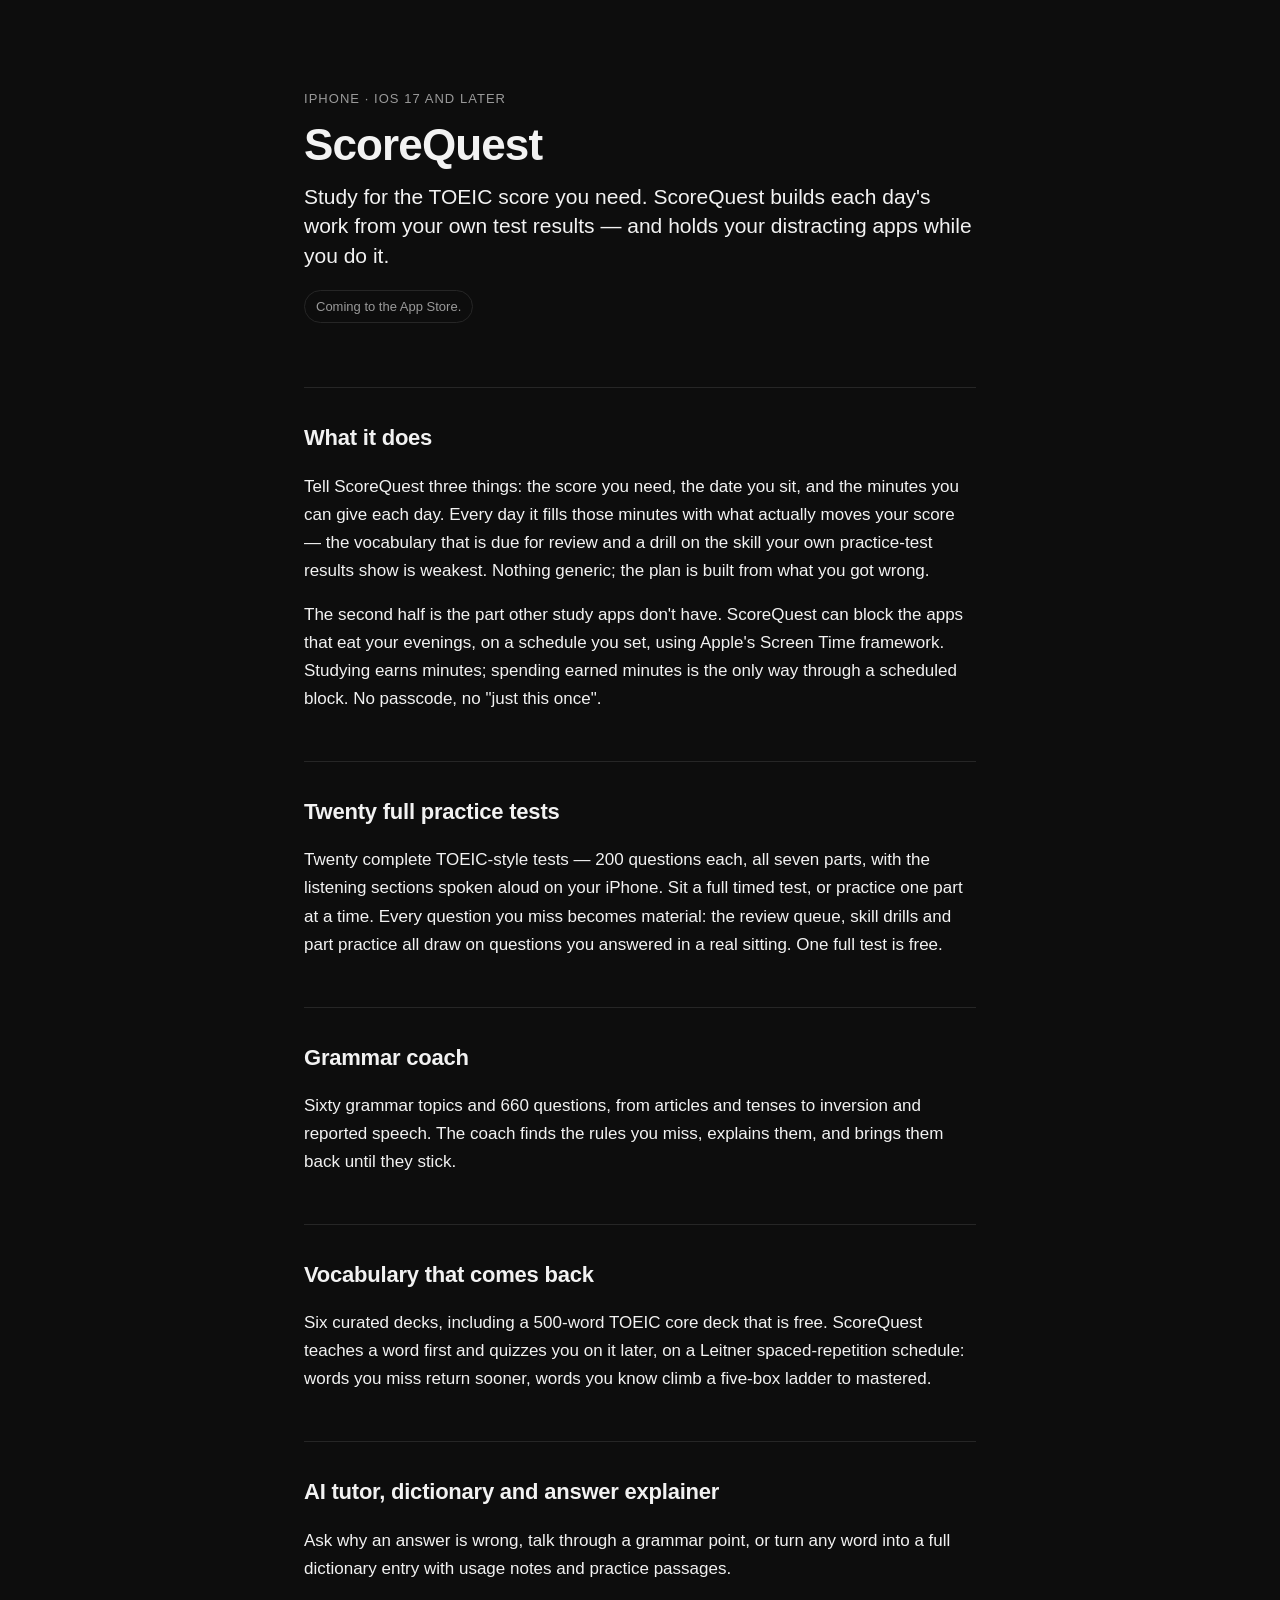
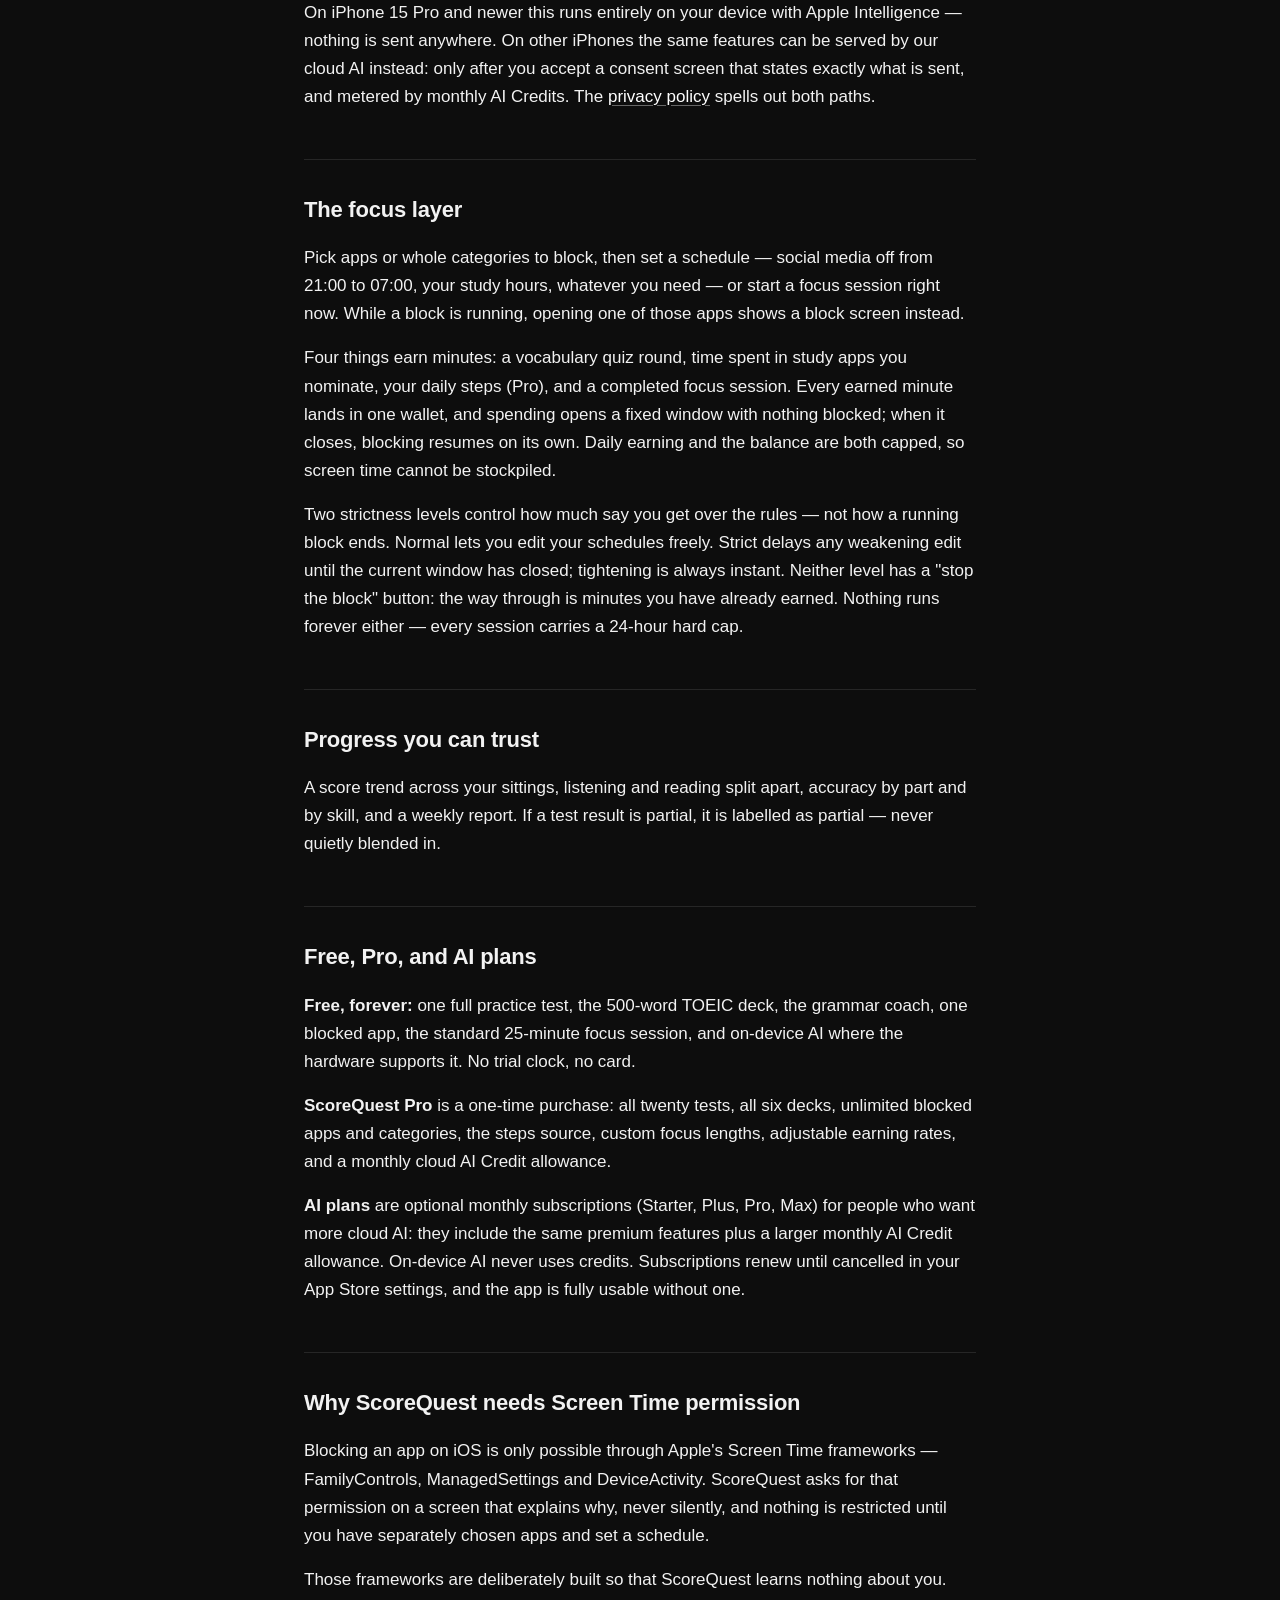
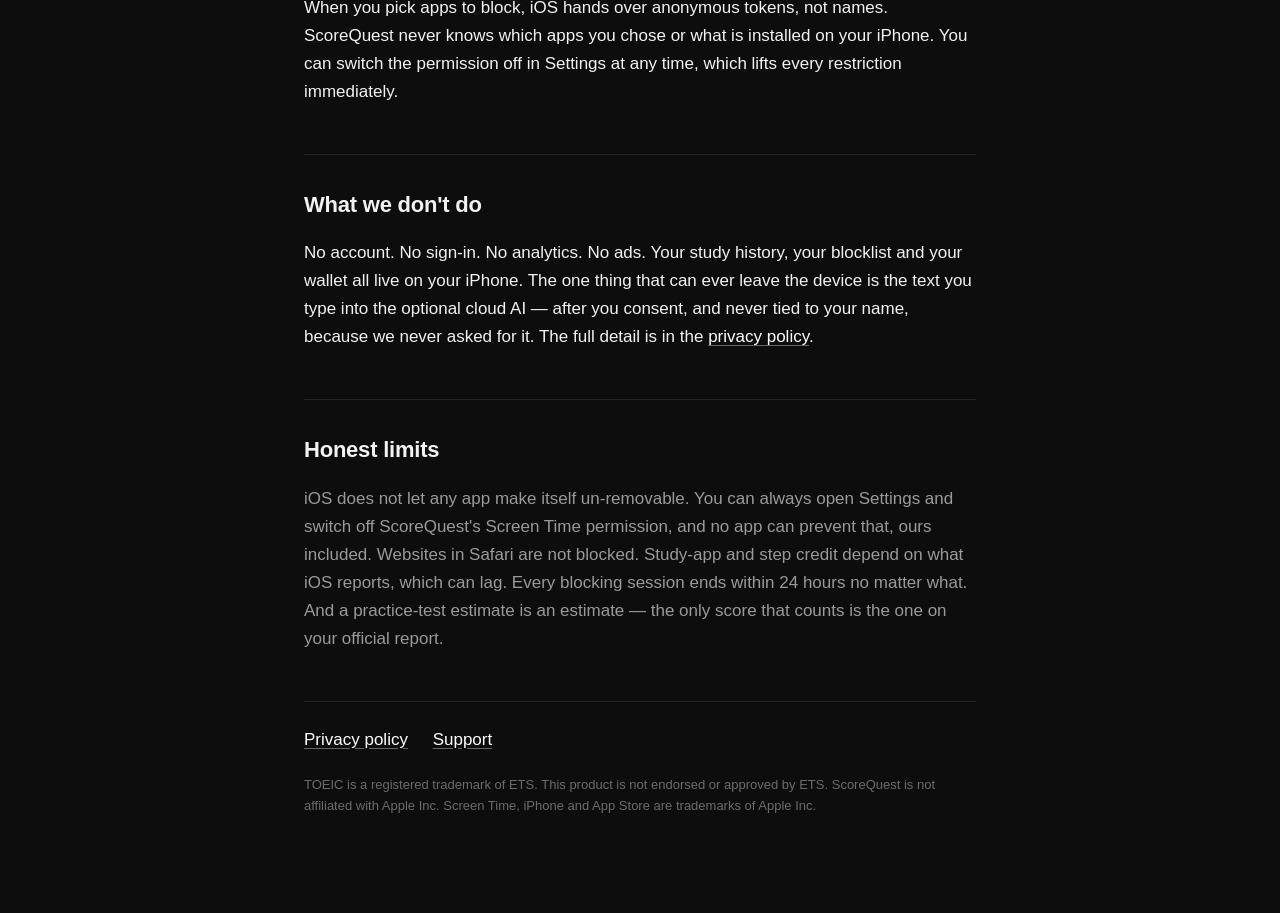
<file: index.html>
<!DOCTYPE html>
<html lang="en">
<head>
<meta charset="utf-8">
<meta name="viewport" content="width=device-width, initial-scale=1">
<title>ScoreQuest — TOEIC Study, Focus &amp; AI Tutor for iPhone</title>
<meta name="description" content="Set a target TOEIC score and an exam date. ScoreQuest plans each day from your own practice-test results — twenty full tests, a grammar coach, an AI tutor — and uses Screen Time to protect the hours you promised yourself.">
<link rel="stylesheet" href="style.css">
</head>
<body>

<main>

  <header>
    <p class="eyebrow">iPhone · iOS 17 and later</p>
    <h1>ScoreQuest</h1>
    <p class="tagline">Study for the TOEIC score you need. ScoreQuest builds each day's work from your own test results — and holds your distracting apps while you do it.</p>
    <p class="status">Coming to the App Store.</p>
  </header>

  <section>
    <h2>What it does</h2>
    <p>
      Tell ScoreQuest three things: the score you need, the date you sit, and the minutes
      you can give each day. Every day it fills those minutes with what actually moves
      your score — the vocabulary that is due for review and a drill on the skill your
      own practice-test results show is weakest. Nothing generic; the plan is built from
      what you got wrong.
    </p>
    <p>
      The second half is the part other study apps don't have. ScoreQuest can block the
      apps that eat your evenings, on a schedule you set, using Apple's Screen Time
      framework. Studying earns minutes; spending earned minutes is the only way through
      a scheduled block. No passcode, no "just this once".
    </p>
  </section>

  <section>
    <h2>Twenty full practice tests</h2>
    <p>
      Twenty complete TOEIC-style tests — 200 questions each, all seven parts, with the
      listening sections spoken aloud on your iPhone. Sit a full timed test, or practice
      one part at a time. Every question you miss becomes material: the review queue,
      skill drills and part practice all draw on questions you answered in a real
      sitting. One full test is free.
    </p>
  </section>

  <section>
    <h2>Grammar coach</h2>
    <p>
      Sixty grammar topics and 660 questions, from articles and tenses to inversion and
      reported speech. The coach finds the rules you miss, explains them, and brings them
      back until they stick.
    </p>
  </section>

  <section>
    <h2>Vocabulary that comes back</h2>
    <p>
      Six curated decks, including a 500-word TOEIC core deck that is free. ScoreQuest
      teaches a word first and quizzes you on it later, on a Leitner spaced-repetition
      schedule: words you miss return sooner, words you know climb a five-box ladder to
      mastered.
    </p>
  </section>

  <section>
    <h2>AI tutor, dictionary and answer explainer</h2>
    <p>
      Ask why an answer is wrong, talk through a grammar point, or turn any word into a
      full dictionary entry with usage notes and practice passages.
    </p>
    <p>
      On iPhone 15 Pro and newer this runs entirely on your device with Apple
      Intelligence — nothing is sent anywhere. On other iPhones the same features can be
      served by our cloud AI instead: only after you accept a consent screen that states
      exactly what is sent, and metered by monthly AI Credits. The
      <a href="privacy.html">privacy policy</a> spells out both paths.
    </p>
  </section>

  <section>
    <h2>The focus layer</h2>
    <p>
      Pick apps or whole categories to block, then set a schedule — social media off
      from 21:00 to 07:00, your study hours, whatever you need — or start a focus
      session right now. While a block is running, opening one of those apps shows a
      block screen instead.
    </p>
    <p>
      Four things earn minutes: a vocabulary quiz round, time spent in study apps you
      nominate, your daily steps (Pro), and a completed focus session. Every earned
      minute lands in one wallet, and spending opens a fixed window with nothing
      blocked; when it closes, blocking resumes on its own. Daily earning and the
      balance are both capped, so screen time cannot be stockpiled.
    </p>
    <p>
      Two strictness levels control how much say you get over the rules — not how a
      running block ends. Normal lets you edit your schedules freely. Strict delays any
      weakening edit until the current window has closed; tightening is always instant.
      Neither level has a "stop the block" button: the way through is minutes you have
      already earned. Nothing runs forever either — every session carries a 24-hour
      hard cap.
    </p>
  </section>

  <section>
    <h2>Progress you can trust</h2>
    <p>
      A score trend across your sittings, listening and reading split apart, accuracy by
      part and by skill, and a weekly report. If a test result is partial, it is
      labelled as partial — never quietly blended in.
    </p>
  </section>

  <section>
    <h2>Free, Pro, and AI plans</h2>
    <p>
      <strong>Free, forever:</strong> one full practice test, the 500-word TOEIC deck,
      the grammar coach, one blocked app, the standard 25-minute focus session, and
      on-device AI where the hardware supports it. No trial clock, no card.
    </p>
    <p>
      <strong>ScoreQuest Pro</strong> is a one-time purchase: all twenty tests, all six
      decks, unlimited blocked apps and categories, the steps source, custom focus
      lengths, adjustable earning rates, and a monthly cloud AI Credit allowance.
    </p>
    <p>
      <strong>AI plans</strong> are optional monthly subscriptions (Starter, Plus, Pro,
      Max) for people who want more cloud AI: they include the same premium features
      plus a larger monthly AI Credit allowance. On-device AI never uses credits.
      Subscriptions renew until cancelled in your App Store settings, and the app is
      fully usable without one.
    </p>
  </section>

  <section>
    <h2>Why ScoreQuest needs Screen Time permission</h2>
    <p>
      Blocking an app on iOS is only possible through Apple's Screen Time frameworks —
      FamilyControls, ManagedSettings and DeviceActivity. ScoreQuest asks for that
      permission on a screen that explains why, never silently, and nothing is
      restricted until you have separately chosen apps and set a schedule.
    </p>
    <p>
      Those frameworks are deliberately built so that ScoreQuest learns nothing about
      you. When you pick apps to block, iOS hands over anonymous tokens, not names.
      ScoreQuest never knows which apps you chose or what is installed on your iPhone.
      You can switch the permission off in Settings at any time, which lifts every
      restriction immediately.
    </p>
  </section>

  <section>
    <h2>What we don't do</h2>
    <p>
      No account. No sign-in. No analytics. No ads. Your study history, your blocklist
      and your wallet all live on your iPhone. The one thing that can ever leave the
      device is the text you type into the optional cloud AI — after you consent, and
      never tied to your name, because we never asked for it. The full detail is in the
      <a href="privacy.html">privacy policy</a>.
    </p>
  </section>

  <section class="limits">
    <h2>Honest limits</h2>
    <p>
      iOS does not let any app make itself un-removable. You can always open Settings
      and switch off ScoreQuest's Screen Time permission, and no app can prevent that,
      ours included. Websites in Safari are not blocked. Study-app and step credit
      depend on what iOS reports, which can lag. Every blocking session ends within 24
      hours no matter what. And a practice-test estimate is an estimate — the only
      score that counts is the one on your official report.
    </p>
  </section>

  <footer>
    <nav>
      <a href="privacy.html">Privacy policy</a>
      <a href="support.html">Support</a>
    </nav>
    <p class="fine">TOEIC is a registered trademark of ETS. This product is not endorsed or approved by ETS. ScoreQuest is not affiliated with Apple Inc. Screen Time, iPhone and App Store are trademarks of Apple Inc.</p>
  </footer>

</main>

</body>
</html>
</file>
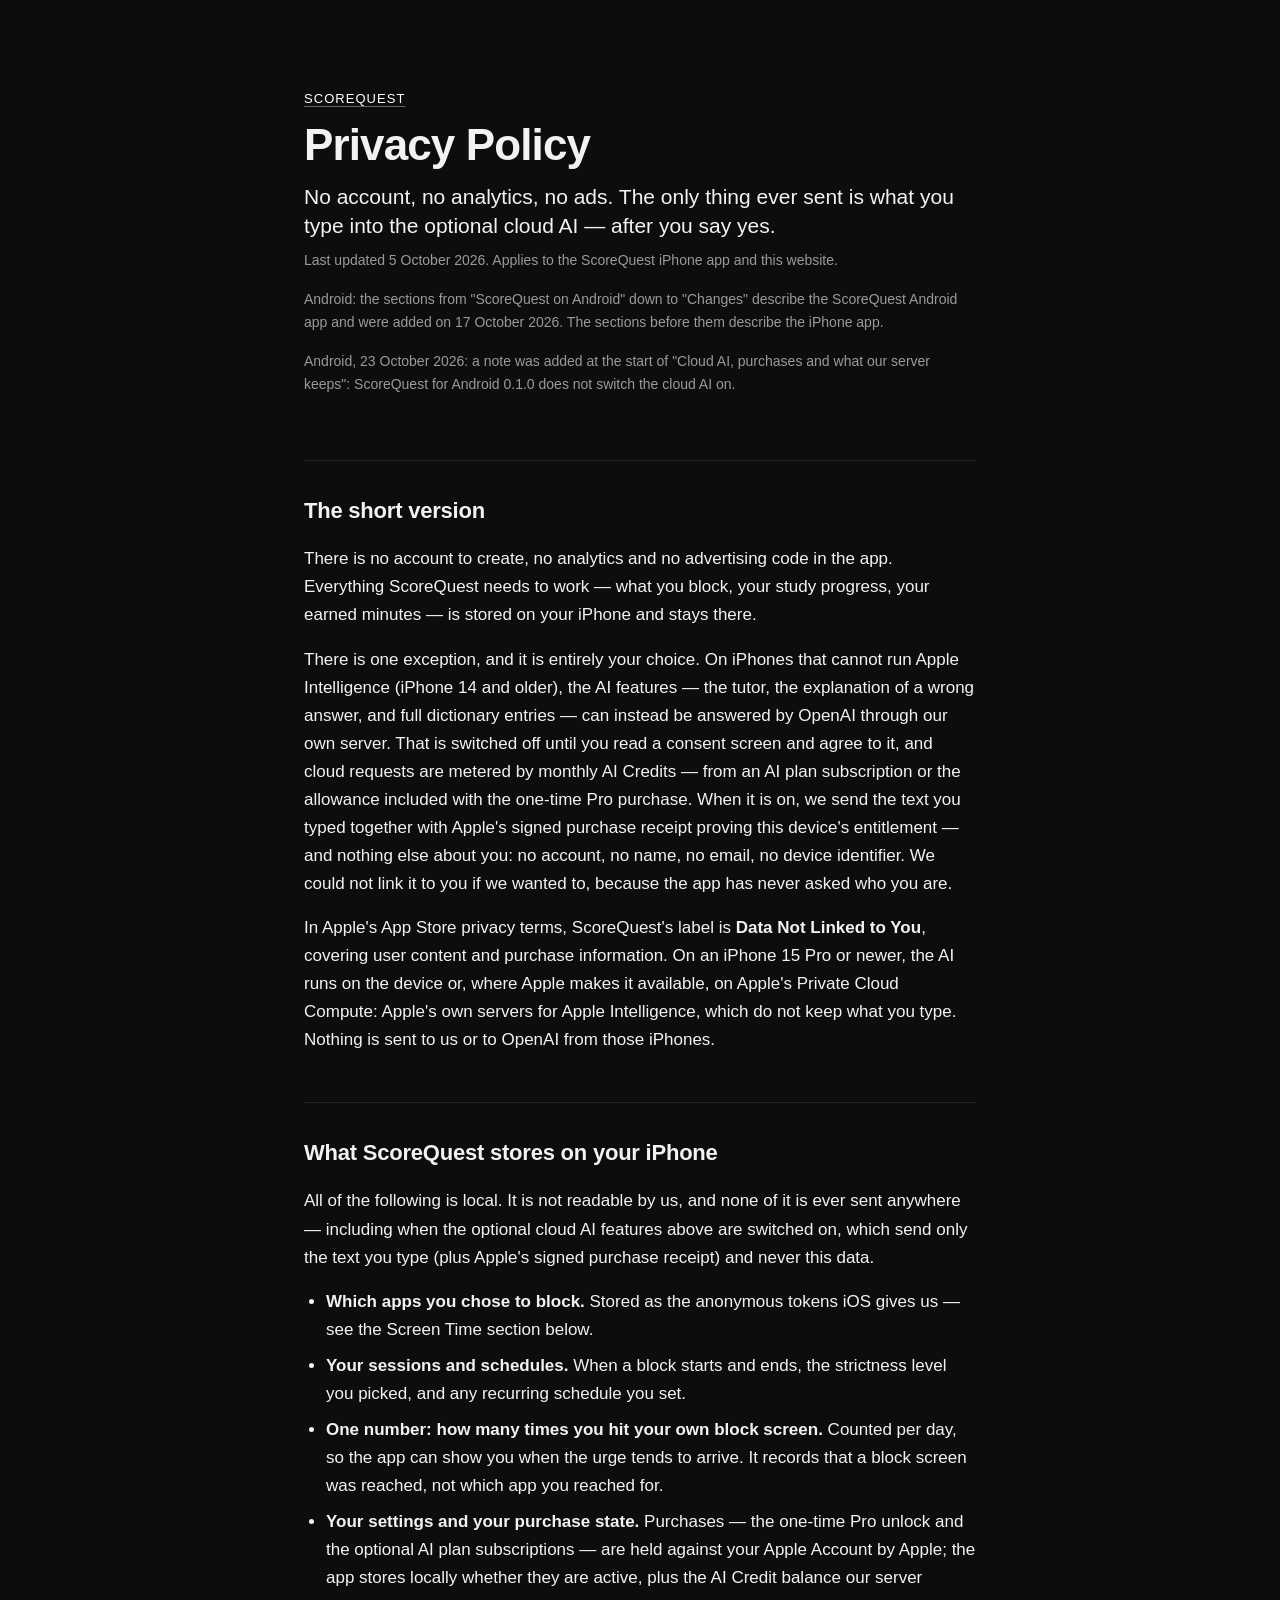
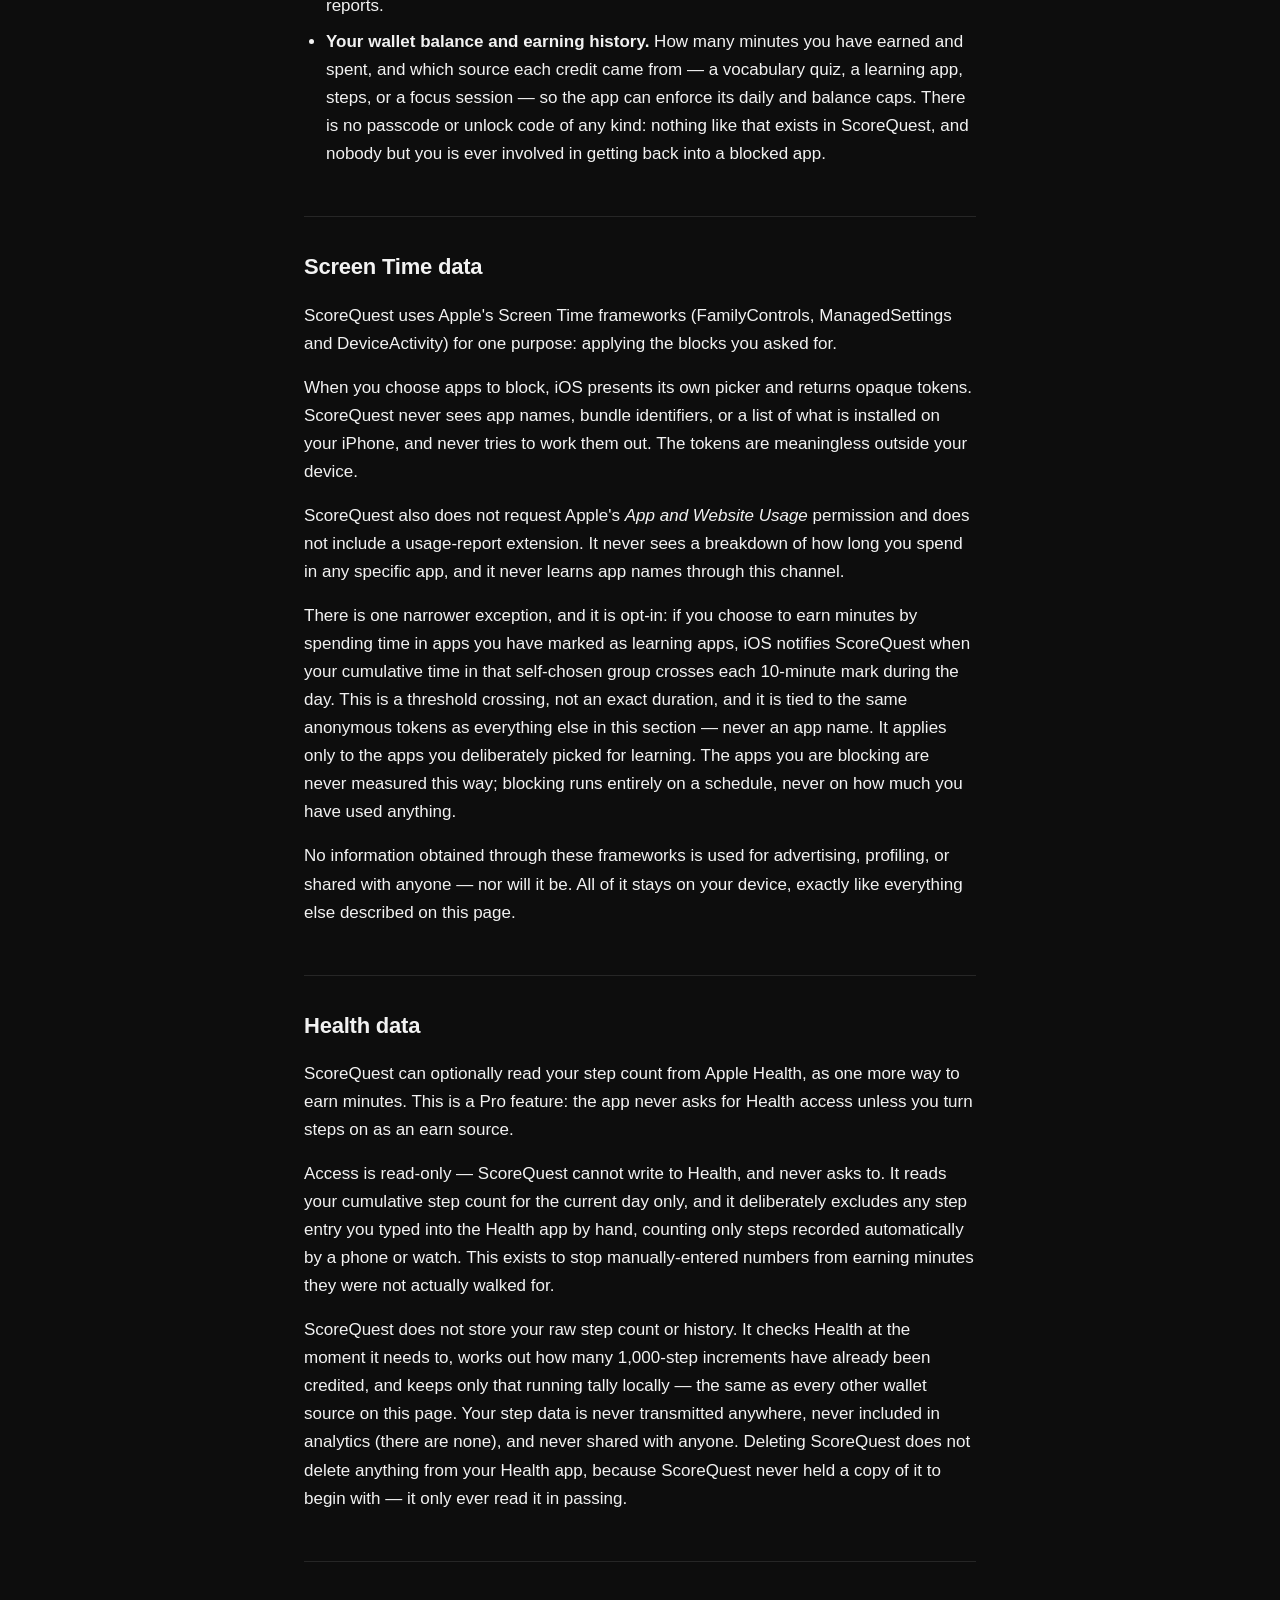
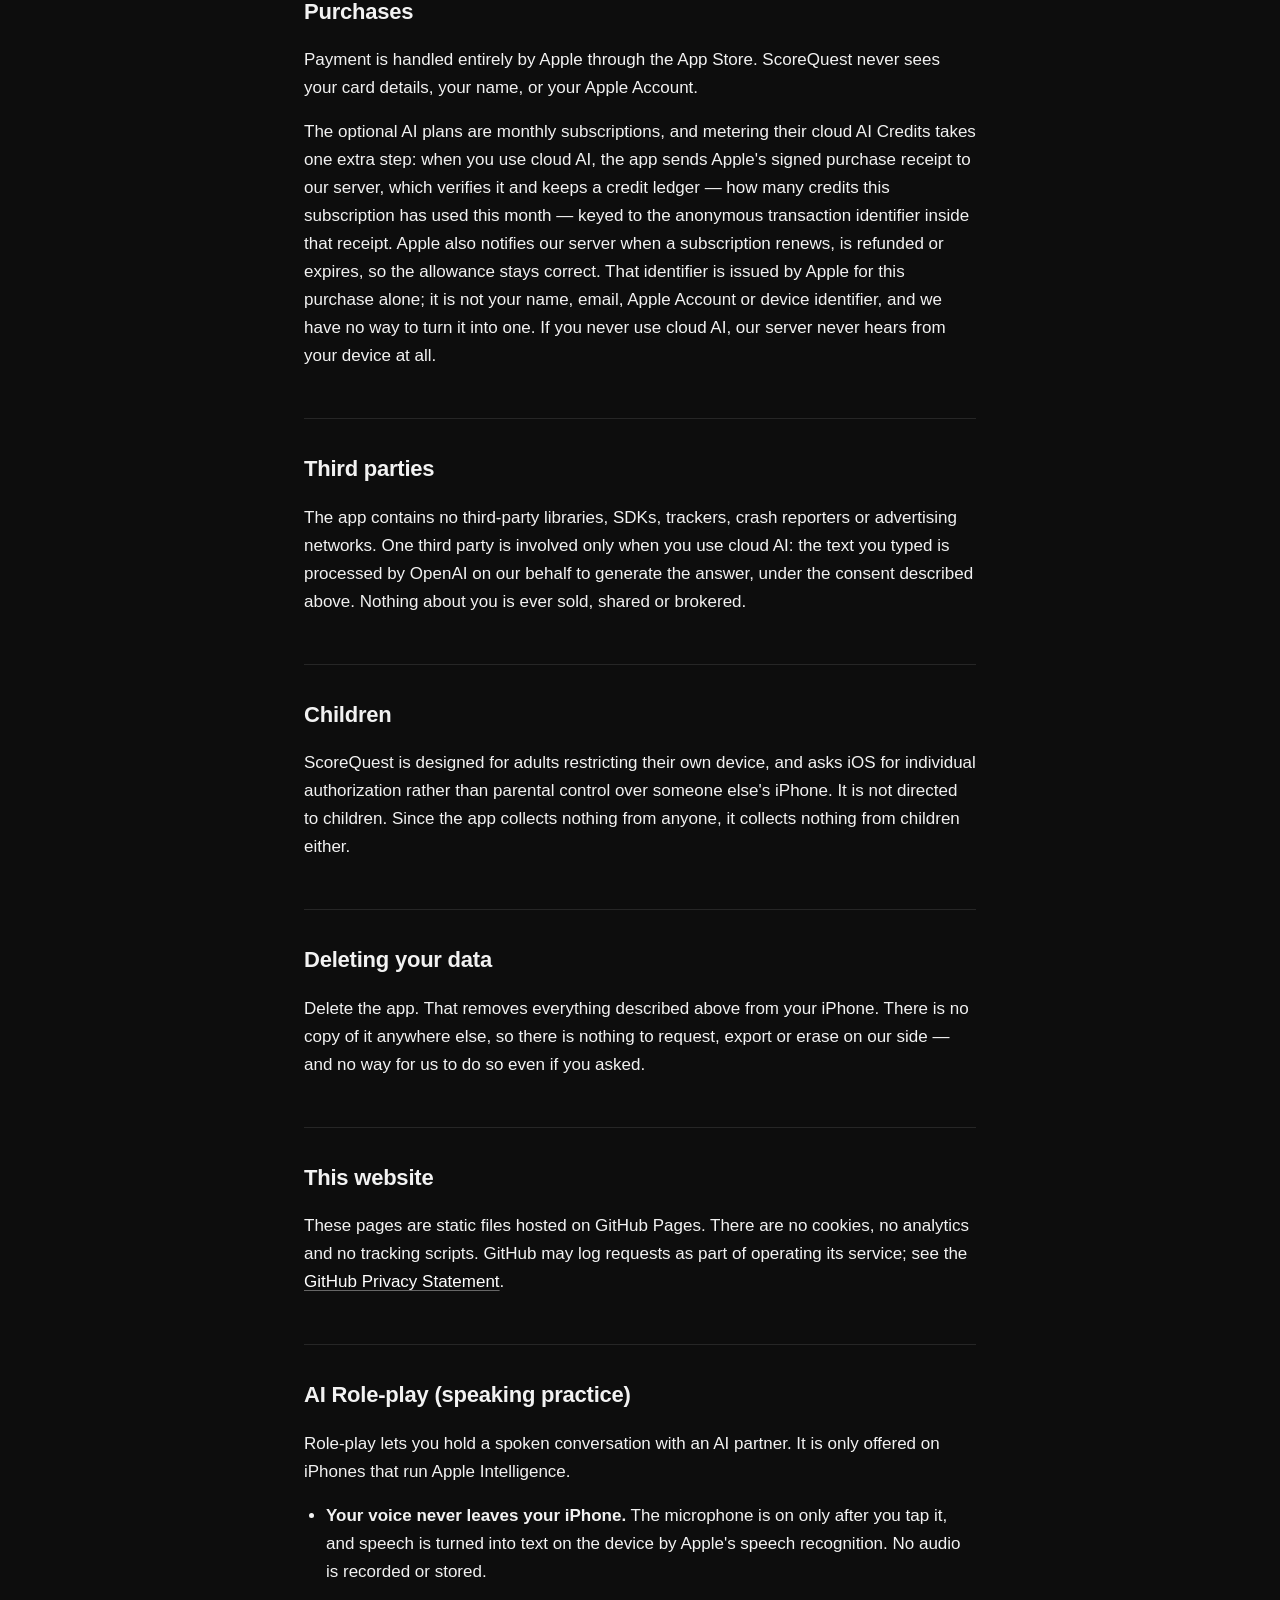
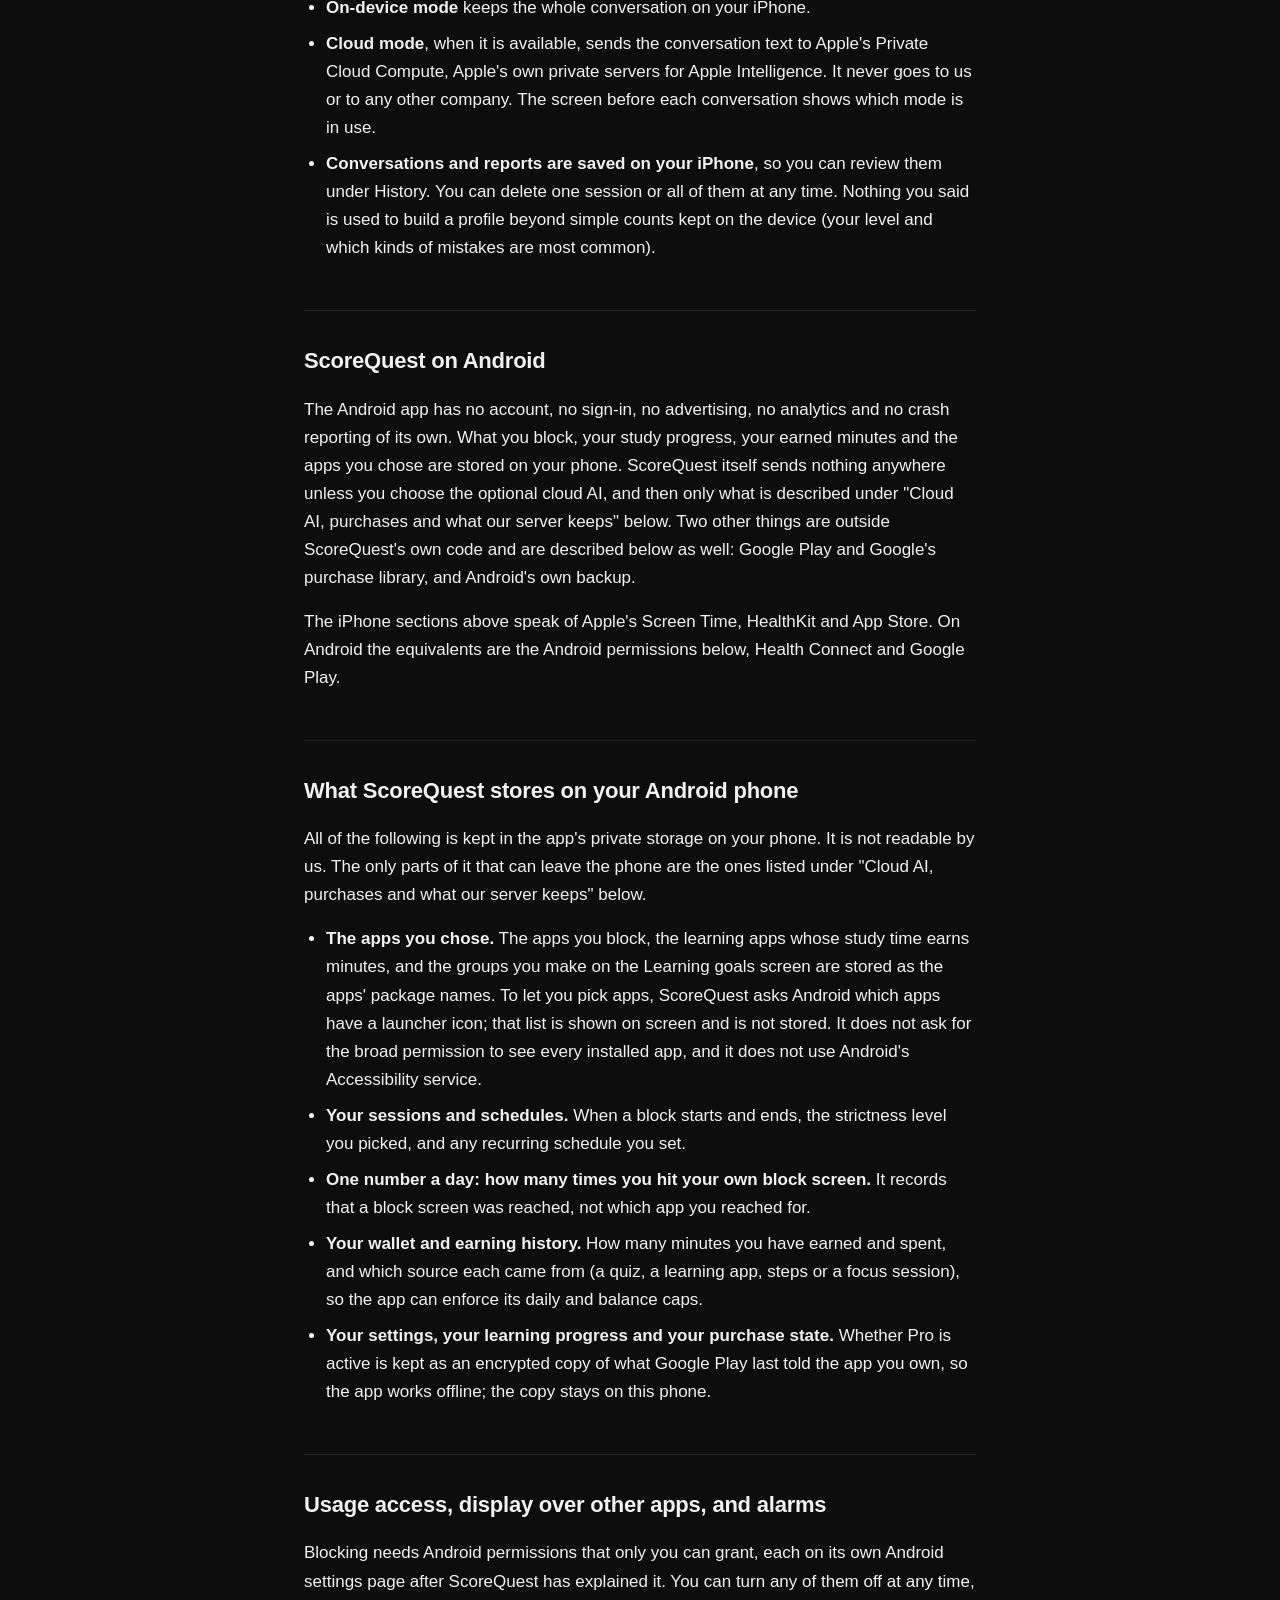
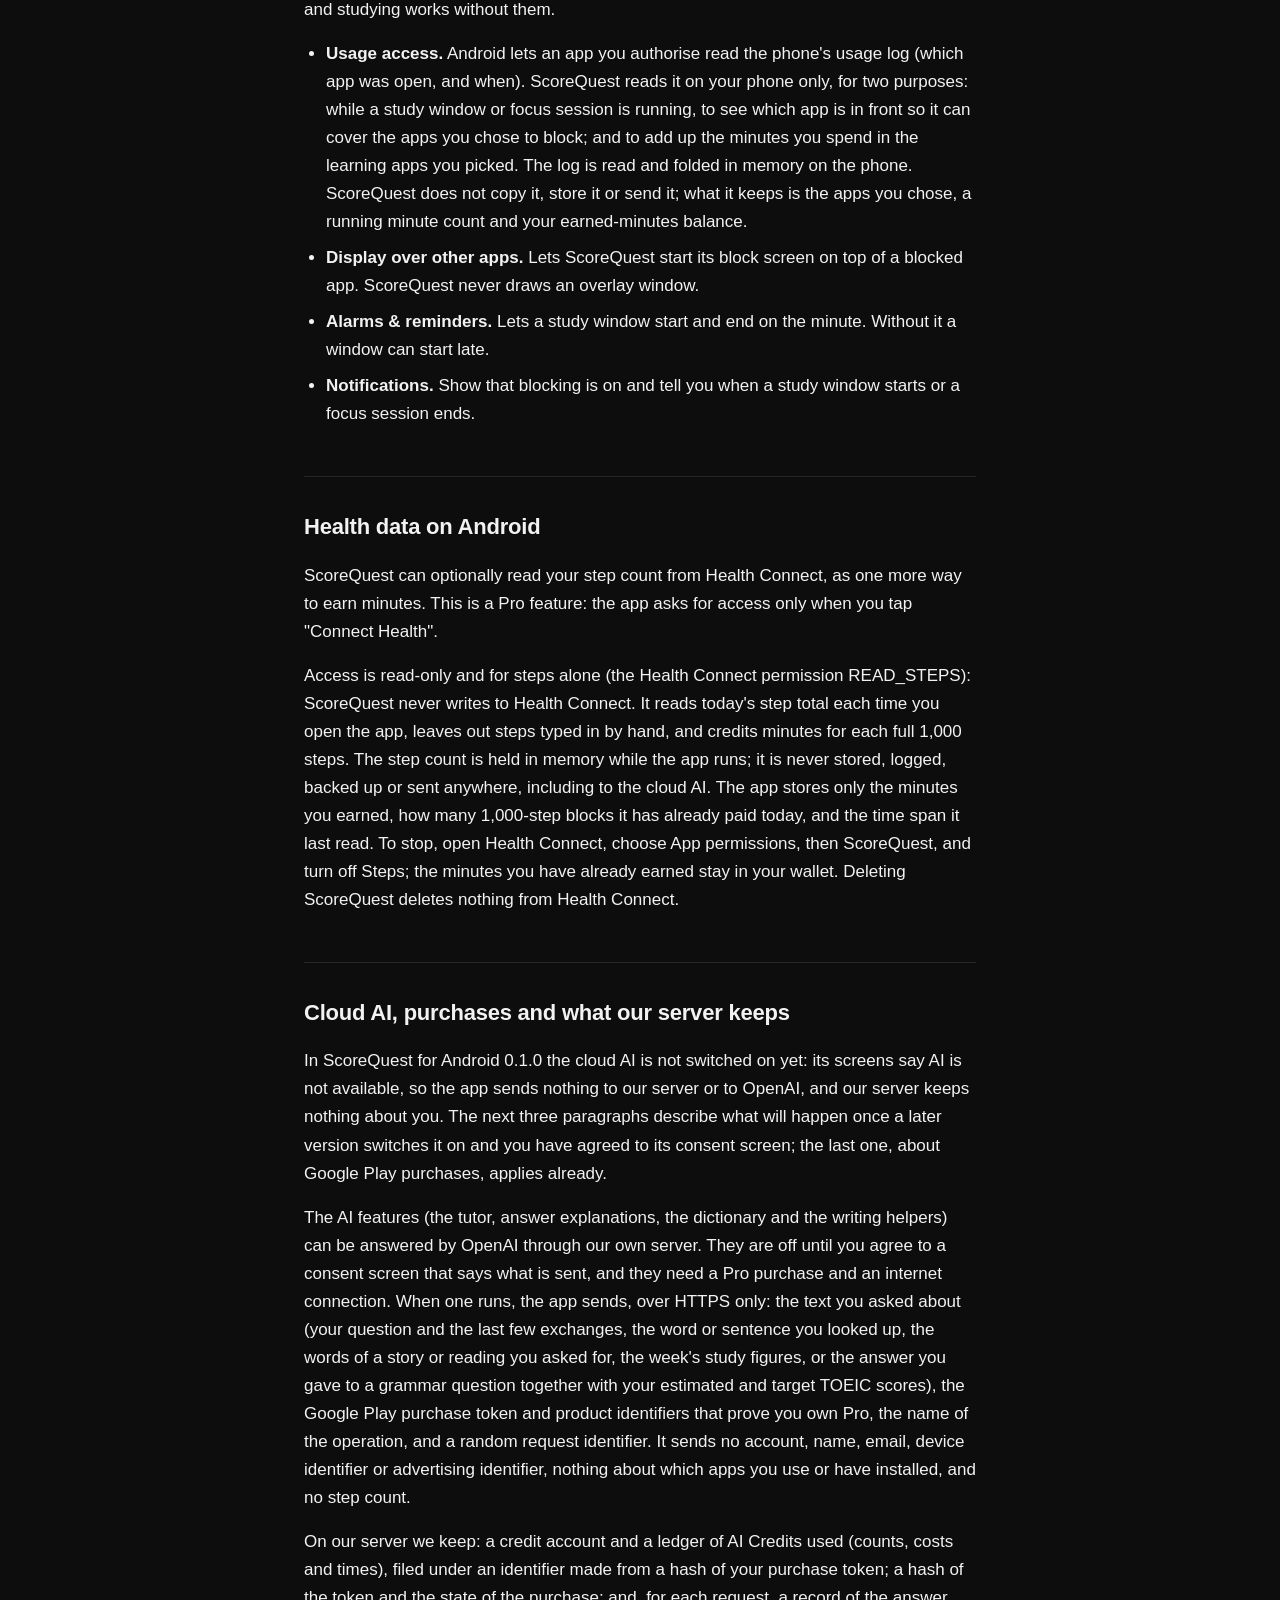
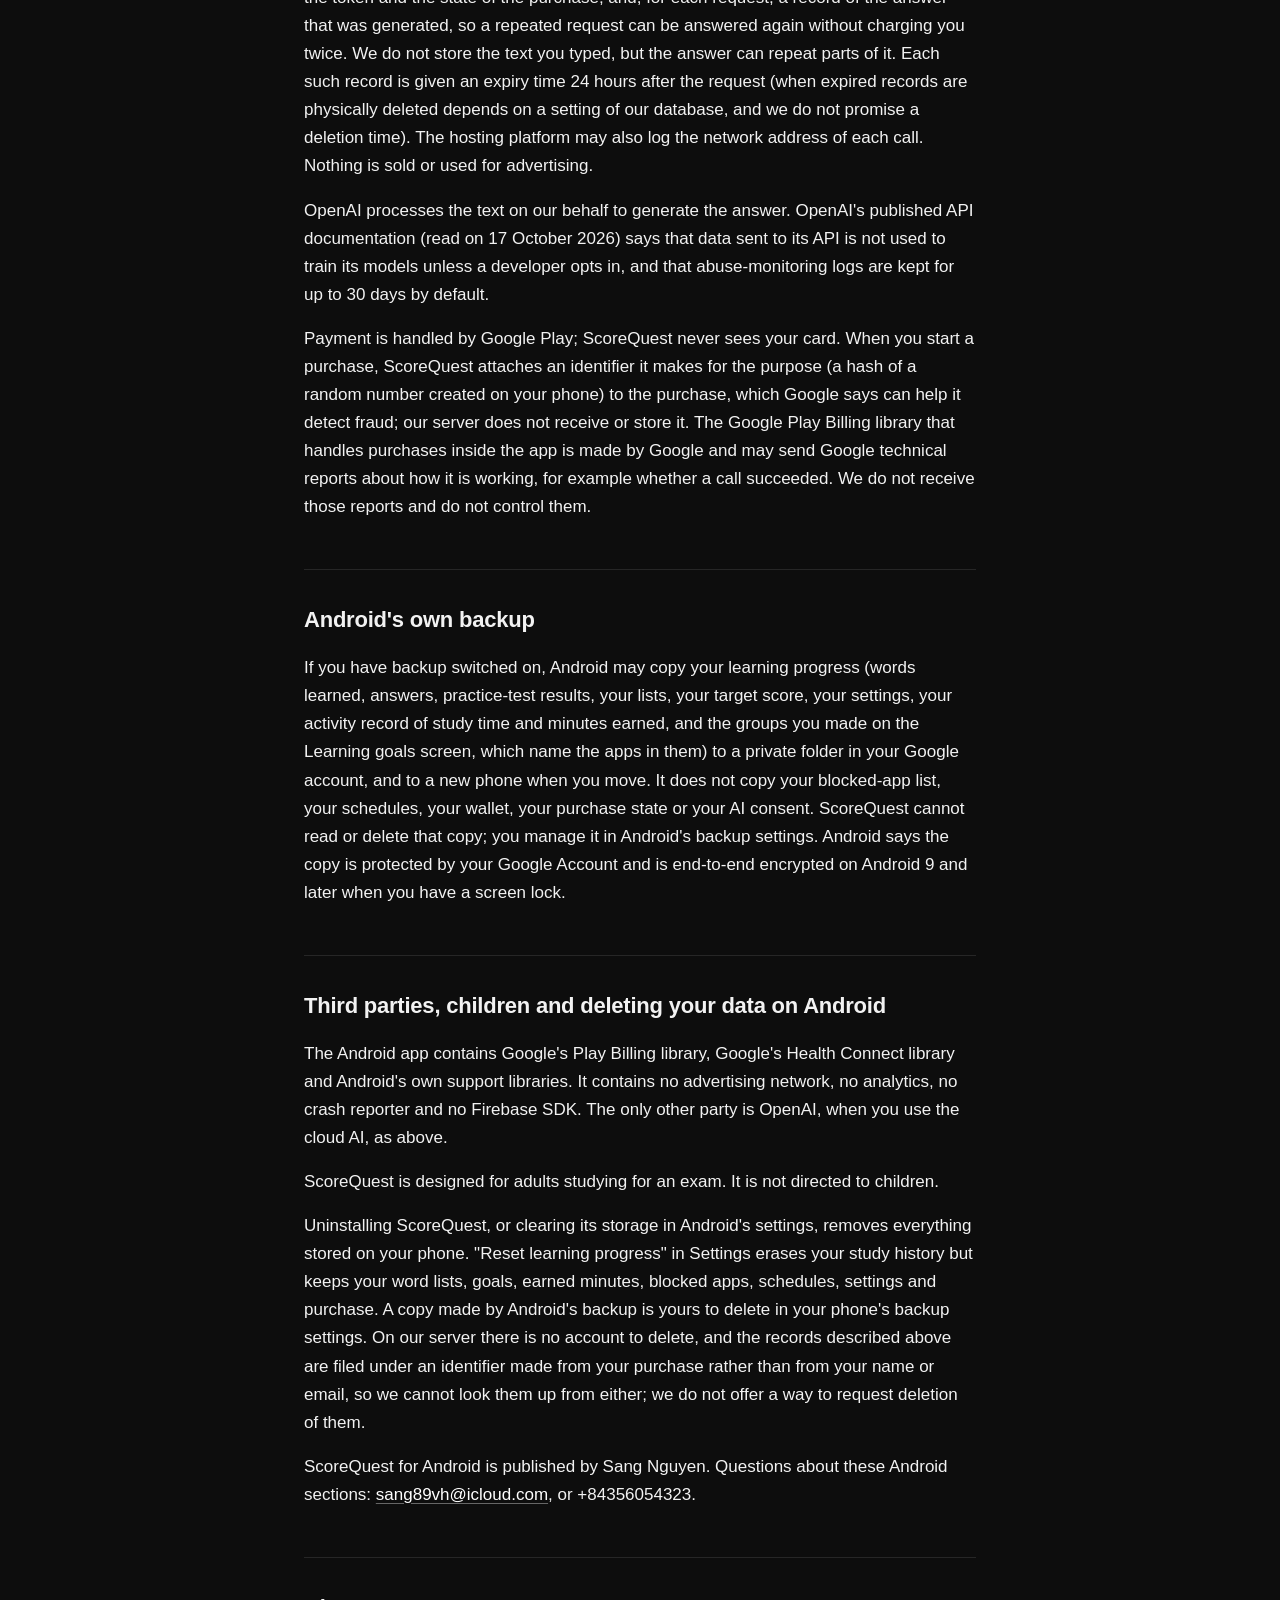
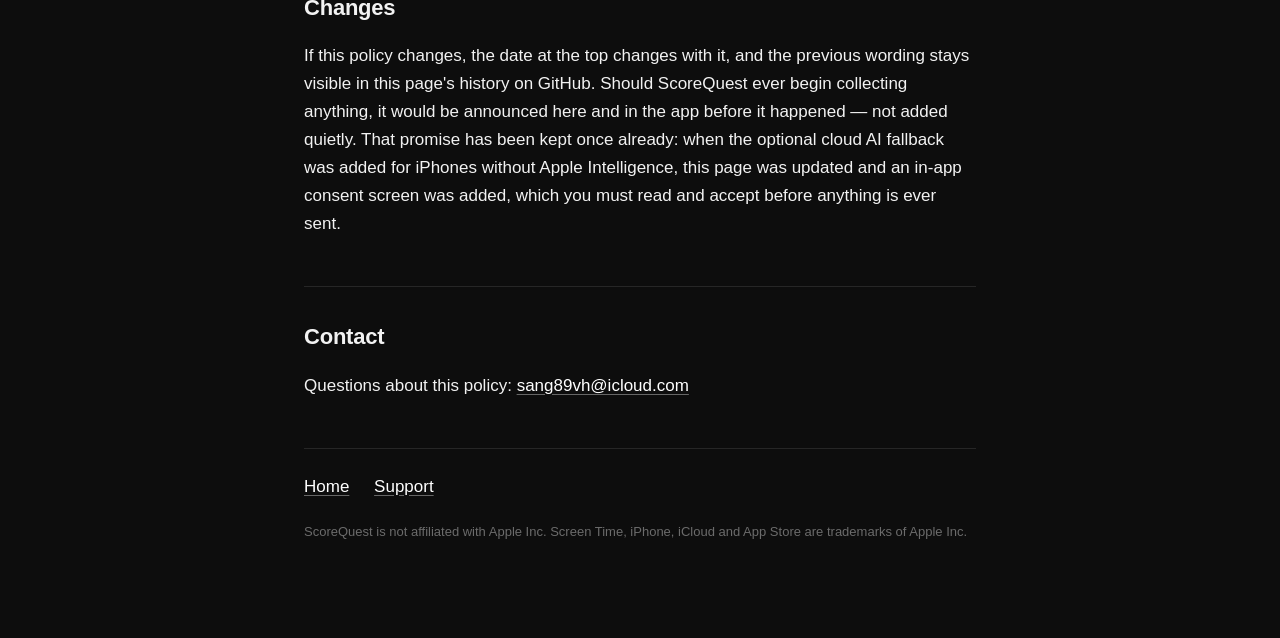
<file: privacy.html>
<!DOCTYPE html>
<html lang="en">
<head>
<meta charset="utf-8">
<meta name="viewport" content="width=device-width, initial-scale=1">
<title>Privacy Policy — ScoreQuest</title>
<meta name="description" content="ScoreQuest has no account, no analytics and no advertising. The only thing ever sent is the text you type into its optional cloud AI features.">
<link rel="stylesheet" href="style.css">
</head>
<body>

<main>

  <header>
    <p class="eyebrow"><a href="index.html">ScoreQuest</a></p>
    <h1>Privacy Policy</h1>
    <p class="tagline">No account, no analytics, no ads. The only thing ever sent is what you type into the optional cloud AI — after you say yes.</p>
    <p class="updated">Last updated 5 October 2026. Applies to the ScoreQuest iPhone app and this website.</p>
    <p class="updated">Android: the sections from "ScoreQuest on Android" down to "Changes" describe the ScoreQuest Android app and were added on 17 October 2026. The sections before them describe the iPhone app.</p>
    <p class="updated">Android, 23 October 2026: a note was added at the start of "Cloud AI, purchases and what our server keeps": ScoreQuest for Android 0.1.0 does not switch the cloud AI on.</p>
  </header>

  <section>
    <h2>The short version</h2>
    <p>
      There is no account to create, no analytics and no advertising code in the
      app. Everything ScoreQuest needs to work — what you block, your study
      progress, your earned minutes — is stored on your iPhone and stays there.
    </p>
    <p>
      There is one exception, and it is entirely your choice. On iPhones that
      cannot run Apple Intelligence (iPhone 14 and older), the AI features — the
      tutor, the explanation of a wrong answer, and full dictionary entries — can
      instead be answered by OpenAI through our own server. That is switched off
      until you read a consent screen and agree to it, and cloud requests are
      metered by monthly AI Credits — from an AI plan subscription or the
      allowance included with the one-time Pro purchase. When it is on, we send
      the text you typed together with Apple's signed purchase receipt proving
      this device's entitlement — and nothing else about you: no account, no
      name, no email, no device identifier. We could not link it to you if we
      wanted to, because the app has never asked who you are.
    </p>
    <p>
      In Apple's App Store privacy terms, ScoreQuest's label is <strong>Data Not
      Linked to You</strong>, covering user content and purchase information. On
      an iPhone 15 Pro or newer, the AI runs on the device or, where Apple makes
      it available, on Apple's Private Cloud Compute: Apple's own servers for
      Apple Intelligence, which do not keep what you type. Nothing is sent to us
      or to OpenAI from those iPhones.
    </p>
  </section>

  <section>
    <h2>What ScoreQuest stores on your iPhone</h2>
    <p>
      All of the following is local. It is not readable by us, and none of it is
      ever sent anywhere — including when the optional cloud AI features above
      are switched on, which send only the text you type (plus Apple's signed
      purchase receipt) and never this data.
    </p>
    <ul>
      <li>
        <strong>Which apps you chose to block.</strong> Stored as the anonymous tokens
        iOS gives us — see the Screen Time section below.
      </li>
      <li>
        <strong>Your sessions and schedules.</strong> When a block starts and ends, the
        strictness level you picked, and any recurring schedule you set.
      </li>
      <li>
        <strong>One number: how many times you hit your own block screen.</strong>
        Counted per day, so the app can show you when the urge tends to arrive. It
        records that a block screen was reached, not which app you reached for.
      </li>
      <li>
        <strong>Your settings and your purchase state.</strong> Purchases — the
        one-time Pro unlock and the optional AI plan subscriptions — are held
        against your Apple Account by Apple; the app stores locally whether they
        are active, plus the AI Credit balance our server reports.
      </li>
      <li>
        <strong>Your wallet balance and earning history.</strong> How many minutes you
        have earned and spent, and which source each credit came from — a vocabulary
        quiz, a learning app, steps, or a focus session — so the app can enforce its
        daily and balance caps. There is no passcode or unlock code of any kind: nothing
        like that exists in ScoreQuest, and nobody but you is ever involved in getting
        back into a blocked app.
      </li>
    </ul>
  </section>

  <section>
    <h2>Screen Time data</h2>
    <p>
      ScoreQuest uses Apple's Screen Time frameworks (FamilyControls, ManagedSettings and
      DeviceActivity) for one purpose: applying the blocks you asked for.
    </p>
    <p>
      When you choose apps to block, iOS presents its own picker and returns opaque
      tokens. ScoreQuest never sees app names, bundle identifiers, or a list of what is
      installed on your iPhone, and never tries to work them out. The tokens are
      meaningless outside your device.
    </p>
    <p>
      ScoreQuest also does not request Apple's <em>App and Website Usage</em> permission
      and does not include a usage-report extension. It never sees a breakdown of how long
      you spend in any specific app, and it never learns app names through this channel.
    </p>
    <p>
      There is one narrower exception, and it is opt-in: if you choose to earn minutes by
      spending time in apps you have marked as learning apps, iOS notifies ScoreQuest
      when your cumulative time in that self-chosen group crosses each 10-minute mark
      during the day. This is a threshold crossing, not an exact duration, and it is tied
      to the same anonymous tokens as everything else in this section — never an app name.
      It applies only to the apps you deliberately picked for learning. The apps you are
      blocking are never measured this way; blocking runs entirely on a schedule, never on
      how much you have used anything.
    </p>
    <p>
      No information obtained through these frameworks is used for advertising,
      profiling, or shared with anyone — nor will it be. All of it stays on your device,
      exactly like everything else described on this page.
    </p>
  </section>

  <section>
    <h2>Health data</h2>
    <p>
      ScoreQuest can optionally read your step count from Apple Health, as one more way
      to earn minutes. This is a Pro feature: the app never asks for Health access unless
      you turn steps on as an earn source.
    </p>
    <p>
      Access is read-only — ScoreQuest cannot write to Health, and never asks to. It
      reads your cumulative step count for the current day only, and it deliberately
      excludes any step entry you typed into the Health app by hand, counting only steps
      recorded automatically by a phone or watch. This exists to stop manually-entered
      numbers from earning minutes they were not actually walked for.
    </p>
    <p>
      ScoreQuest does not store your raw step count or history. It checks Health at the
      moment it needs to, works out how many 1,000-step increments have already been
      credited, and keeps only that running tally locally — the same as every other
      wallet source on this page. Your step data is never transmitted anywhere, never
      included in analytics (there are none), and never shared with anyone. Deleting
      ScoreQuest does not delete anything from your Health app, because ScoreQuest
      never held a copy of it to begin with — it only ever read it in passing.
    </p>
  </section>

  <section>
    <h2>Purchases</h2>
    <p>
      Payment is handled entirely by Apple through the App Store. ScoreQuest never sees
      your card details, your name, or your Apple Account.
    </p>
    <p>
      The optional AI plans are monthly subscriptions, and metering their cloud AI
      Credits takes one extra step: when you use cloud AI, the app sends Apple's
      signed purchase receipt to our server, which verifies it and keeps a credit
      ledger — how many credits this subscription has used this month — keyed to the
      anonymous transaction identifier inside that receipt. Apple also notifies our
      server when a subscription renews, is refunded or expires, so the allowance
      stays correct. That identifier is issued by Apple for this purchase alone; it
      is not your name, email, Apple Account or device identifier, and we have no
      way to turn it into one. If you never use cloud AI, our server never hears
      from your device at all.
    </p>
  </section>

  <section>
    <h2>Third parties</h2>
    <p>
      The app contains no third-party libraries, SDKs, trackers, crash reporters or
      advertising networks. One third party is involved only when you use cloud AI:
      the text you typed is processed by OpenAI on our behalf to generate the answer,
      under the consent described above. Nothing about you is ever sold, shared or
      brokered.
    </p>
  </section>

  <section>
    <h2>Children</h2>
    <p>
      ScoreQuest is designed for adults restricting their own device, and asks iOS for
      individual authorization rather than parental control over someone else's
      iPhone. It is not directed to children. Since the app collects nothing from
      anyone, it collects nothing from children either.
    </p>
  </section>

  <section>
    <h2>Deleting your data</h2>
    <p>
      Delete the app. That removes everything described above from your iPhone. There
      is no copy of it anywhere else, so there is nothing to request, export or erase
      on our side — and no way for us to do so even if you asked.
    </p>
  </section>

  <section>
    <h2>This website</h2>
    <p>
      These pages are static files hosted on GitHub Pages. There are no cookies, no
      analytics and no tracking scripts. GitHub may log requests as part of operating
      its service; see the
      <a href="https://docs.github.com/site-policy/privacy-policies/github-general-privacy-statement">GitHub Privacy Statement</a>.
    </p>
  </section>

  <section>
    <h2>AI Role-play (speaking practice)</h2>
    <p>
      Role-play lets you hold a spoken conversation with an AI partner. It is
      only offered on iPhones that run Apple Intelligence.
    </p>
    <ul>
      <li>
        <strong>Your voice never leaves your iPhone.</strong> The microphone is on
        only after you tap it, and speech is turned into text on the device by
        Apple's speech recognition. No audio is recorded or stored.
      </li>
      <li>
        <strong>On-device mode</strong> keeps the whole conversation on your
        iPhone.
      </li>
      <li>
        <strong>Cloud mode</strong>, when it is available, sends the conversation
        text to Apple's Private Cloud Compute, Apple's own private servers for
        Apple Intelligence. It never goes to us or to any other company. The
        screen before each conversation shows which mode is in use.
      </li>
      <li>
        <strong>Conversations and reports are saved on your iPhone</strong>, so you
        can review them under History. You can delete one session or all of them
        at any time. Nothing you said is used to build a profile beyond simple
        counts kept on the device (your level and which kinds of mistakes are most
        common).
      </li>
    </ul>
  </section>

  <section>
    <h2>ScoreQuest on Android</h2>
    <p>
      The Android app has no account, no sign-in, no advertising, no analytics and
      no crash reporting of its own. What you block, your study progress, your
      earned minutes and the apps you chose are stored on your phone. ScoreQuest
      itself sends nothing anywhere unless you choose the optional cloud AI, and
      then only what is described under "Cloud AI, purchases and what our server
      keeps" below. Two other things are outside ScoreQuest's own code and are
      described below as well: Google Play and Google's purchase library, and
      Android's own backup.
    </p>
    <p>
      The iPhone sections above speak of Apple's Screen Time, HealthKit and App
      Store. On Android the equivalents are the Android permissions below, Health
      Connect and Google Play.
    </p>
  </section>

  <section>
    <h2>What ScoreQuest stores on your Android phone</h2>
    <p>
      All of the following is kept in the app's private storage on your phone. It
      is not readable by us. The only parts of it that can leave the phone are the
      ones listed under "Cloud AI, purchases and what our server keeps" below.
    </p>
    <ul>
      <li>
        <strong>The apps you chose.</strong> The apps you block, the learning apps
        whose study time earns minutes, and the groups you make on the Learning
        goals screen are stored as the apps' package names. To let you pick apps,
        ScoreQuest asks Android which apps have a launcher icon; that list is
        shown on screen and is not stored. It does not ask for the broad
        permission to see every installed app, and it does not use Android's
        Accessibility service.
      </li>
      <li>
        <strong>Your sessions and schedules.</strong> When a block starts and ends,
        the strictness level you picked, and any recurring schedule you set.
      </li>
      <li>
        <strong>One number a day: how many times you hit your own block
        screen.</strong> It records that a block screen was reached, not which app
        you reached for.
      </li>
      <li>
        <strong>Your wallet and earning history.</strong> How many minutes you have
        earned and spent, and which source each came from (a quiz, a learning app,
        steps or a focus session), so the app can enforce its daily and balance
        caps.
      </li>
      <li>
        <strong>Your settings, your learning progress and your purchase
        state.</strong> Whether Pro is active is kept as an encrypted copy of what
        Google Play last told the app you own, so the app works offline; the copy
        stays on this phone.
      </li>
    </ul>
  </section>

  <section>
    <h2>Usage access, display over other apps, and alarms</h2>
    <p>
      Blocking needs Android permissions that only you can grant, each on its own
      Android settings page after ScoreQuest has explained it. You can turn any of
      them off at any time, and studying works without them.
    </p>
    <ul>
      <li>
        <strong>Usage access.</strong> Android lets an app you authorise read the
        phone's usage log (which app was open, and when). ScoreQuest reads it on
        your phone only, for two purposes: while a study window or focus session
        is running, to see which app is in front so it can cover the apps you
        chose to block; and to add up the minutes you spend in the learning apps
        you picked. The log is read and folded in memory on the phone. ScoreQuest
        does not copy it, store it or send it; what it keeps is the apps you
        chose, a running minute count and your earned-minutes balance.
      </li>
      <li>
        <strong>Display over other apps.</strong> Lets ScoreQuest start its block
        screen on top of a blocked app. ScoreQuest never draws an overlay window.
      </li>
      <li>
        <strong>Alarms &amp; reminders.</strong> Lets a study window start and end
        on the minute. Without it a window can start late.
      </li>
      <li>
        <strong>Notifications.</strong> Show that blocking is on and tell you when
        a study window starts or a focus session ends.
      </li>
    </ul>
  </section>

  <section>
    <h2>Health data on Android</h2>
    <p>
      ScoreQuest can optionally read your step count from Health Connect, as one
      more way to earn minutes. This is a Pro feature: the app asks for access
      only when you tap "Connect Health".
    </p>
    <p>
      Access is read-only and for steps alone (the Health Connect permission
      READ_STEPS): ScoreQuest never writes to Health Connect. It reads today's
      step total each time you open the app, leaves out steps typed in by hand,
      and credits minutes for each full 1,000 steps. The step count is held in
      memory while the app runs; it is never stored, logged, backed up or sent
      anywhere, including to the cloud AI. The app stores only the minutes you
      earned, how many 1,000-step blocks it has already paid today, and the time
      span it last read. To stop, open Health Connect, choose App permissions,
      then ScoreQuest, and turn off Steps; the minutes you have already earned
      stay in your wallet. Deleting ScoreQuest deletes nothing from Health
      Connect.
    </p>
  </section>

  <section>
    <h2>Cloud AI, purchases and what our server keeps</h2>
    <p>
      In ScoreQuest for Android 0.1.0 the cloud AI is not switched on yet: its
      screens say AI is not available, so the app sends nothing to our server or
      to OpenAI, and our server keeps nothing about you. The next three
      paragraphs describe what will happen once a later version switches it on
      and you have agreed to its consent screen; the last one, about Google Play
      purchases, applies already.
    </p>
    <p>
      The AI features (the tutor, answer explanations, the dictionary and the
      writing helpers) can be answered by OpenAI through our own server. They are
      off until you agree to a consent screen that says what is sent, and they
      need a Pro purchase and an internet connection. When one runs, the app sends,
      over HTTPS only: the text you asked about (your question and the last few
      exchanges, the word or sentence you looked up, the words of a story or
      reading you asked for, the week's study figures, or the answer you gave to
      a grammar question together with your estimated and target TOEIC scores), the
      Google Play purchase token and product identifiers that prove you own Pro,
      the name of the operation, and a random request identifier. It sends no
      account, name, email, device identifier or advertising identifier, nothing
      about which apps you use or have installed, and no step count.
    </p>
    <p>
      On our server we keep: a credit account and a ledger of AI Credits used
      (counts, costs and times), filed under an identifier made from a hash of your
      purchase token; a hash of the token and the state of the purchase; and, for
      each request, a record of the answer that was generated, so a repeated
      request can be answered again without charging you twice. We do not store the
      text you typed, but the answer can repeat parts of it. Each such record is
      given an expiry time 24 hours after the request (when expired records are
      physically deleted depends on a setting of our database, and we do not
      promise a deletion time). The hosting platform may also
      log the network address of each call. Nothing is sold or used for
      advertising.
    </p>
    <p>
      OpenAI processes the text on our behalf to generate the answer. OpenAI's
      published API documentation (read on 17 October 2026) says that data sent to
      its API is not used to train its models unless a developer opts in, and that
      abuse-monitoring logs are kept for up to 30 days by default.
    </p>
    <p>
      Payment is handled by Google Play; ScoreQuest never sees your card. When you
      start a purchase, ScoreQuest attaches an identifier it makes for the purpose
      (a hash of a random number created on your phone) to the purchase, which
      Google says can help it detect fraud; our server does not receive or store
      it. The Google Play Billing library that handles purchases inside the app is
      made by Google and may send Google technical reports about how it is
      working, for example whether a call succeeded. We do not receive those
      reports and do not control them.
    </p>
  </section>

  <section>
    <h2>Android's own backup</h2>
    <p>
      If you have backup switched on, Android may copy your learning progress
      (words learned, answers, practice-test results, your lists, your target
      score, your settings, your activity record of study time and minutes earned,
      and the groups you made on the Learning goals screen, which name the apps in
      them) to a private folder in your Google account, and to a new phone when
      you move. It does not copy your blocked-app list, your
      schedules, your wallet, your purchase state or your AI consent. ScoreQuest
      cannot read or delete that copy; you manage it in Android's backup settings.
      Android says the copy is protected by your Google Account and is end-to-end
      encrypted on Android 9 and later when you have a screen lock.
    </p>
  </section>

  <section>
    <h2>Third parties, children and deleting your data on Android</h2>
    <p>
      The Android app contains Google's Play Billing library, Google's Health
      Connect library and Android's own support libraries. It contains no
      advertising network, no analytics, no crash reporter and no Firebase SDK. The
      only other party is OpenAI, when you use the cloud AI, as above.
    </p>
    <p>
      ScoreQuest is designed for adults studying for an exam. It is not directed to
      children.
    </p>
    <p>
      Uninstalling ScoreQuest, or clearing its storage in Android's settings,
      removes everything stored on your phone. "Reset learning progress" in
      Settings erases your study history but keeps your word lists, goals, earned
      minutes, blocked apps, schedules, settings and purchase. A copy made by
      Android's backup is yours to delete in your phone's backup settings. On our
      server there is no account to delete, and the records described above are
      filed under an identifier made from your purchase rather than from your name
      or email, so we cannot look them up from either; we do not offer a way to
      request deletion of them.
    </p>
    <p>
      ScoreQuest for Android is published by Sang Nguyen. Questions about these
      Android sections: <a href="mailto:sang89vh@icloud.com">sang89vh@icloud.com</a>,
      or +84356054323.
    </p>
  </section>

  <section>
    <h2>Changes</h2>
    <p>
      If this policy changes, the date at the top changes with it, and the previous
      wording stays visible in this page's history on GitHub. Should ScoreQuest ever
      begin collecting anything, it would be announced here and in the app before it
      happened — not added quietly. That promise has been kept once already: when the
      optional cloud AI fallback was added for iPhones without Apple Intelligence,
      this page was updated and an in-app consent screen was added, which you must
      read and accept before anything is ever sent.
    </p>
  </section>

  <section>
    <h2>Contact</h2>
    <p>
      Questions about this policy: <a href="mailto:sang89vh@icloud.com">sang89vh@icloud.com</a>
    </p>
  </section>

  <footer>
    <nav>
      <a href="index.html">Home</a>
      <a href="support.html">Support</a>
    </nav>
    <p class="fine">ScoreQuest is not affiliated with Apple Inc. Screen Time, iPhone, iCloud and App Store are trademarks of Apple Inc.</p>
  </footer>

</main>

</body>
</html>
</file>
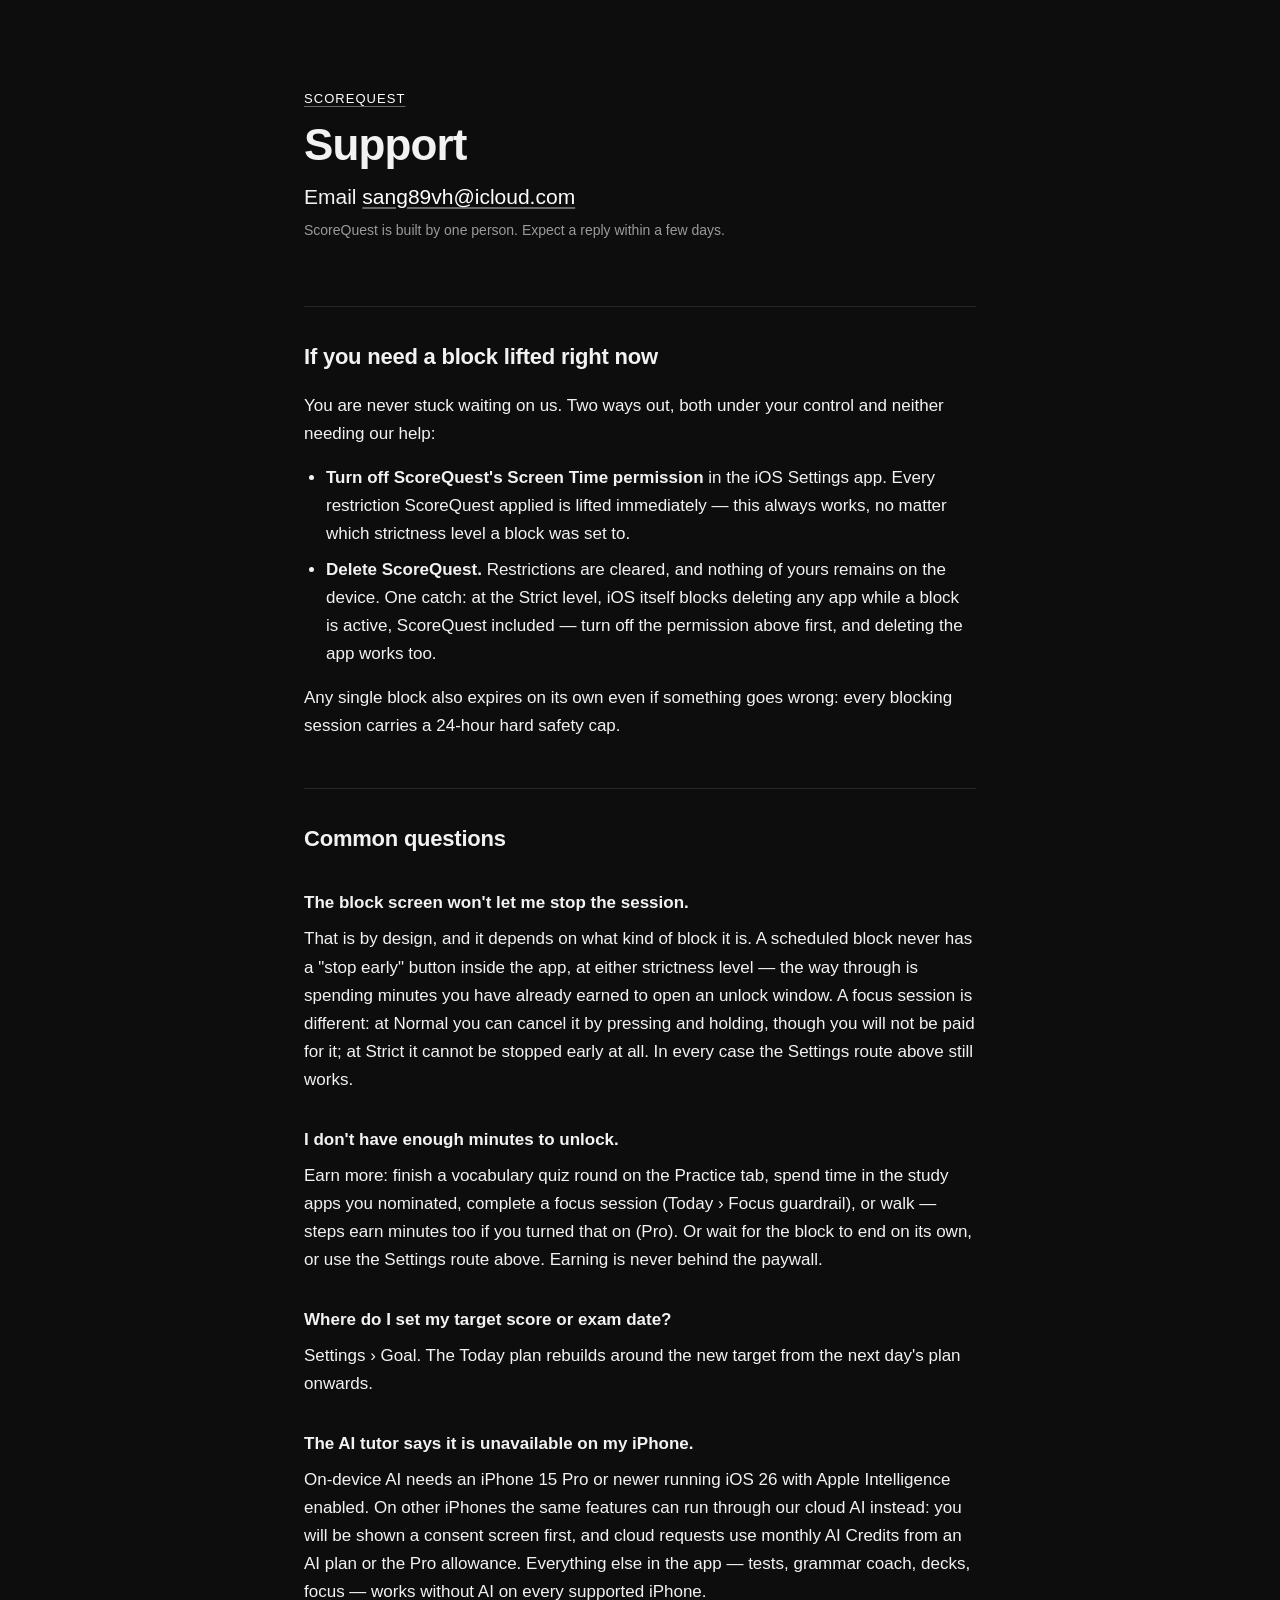
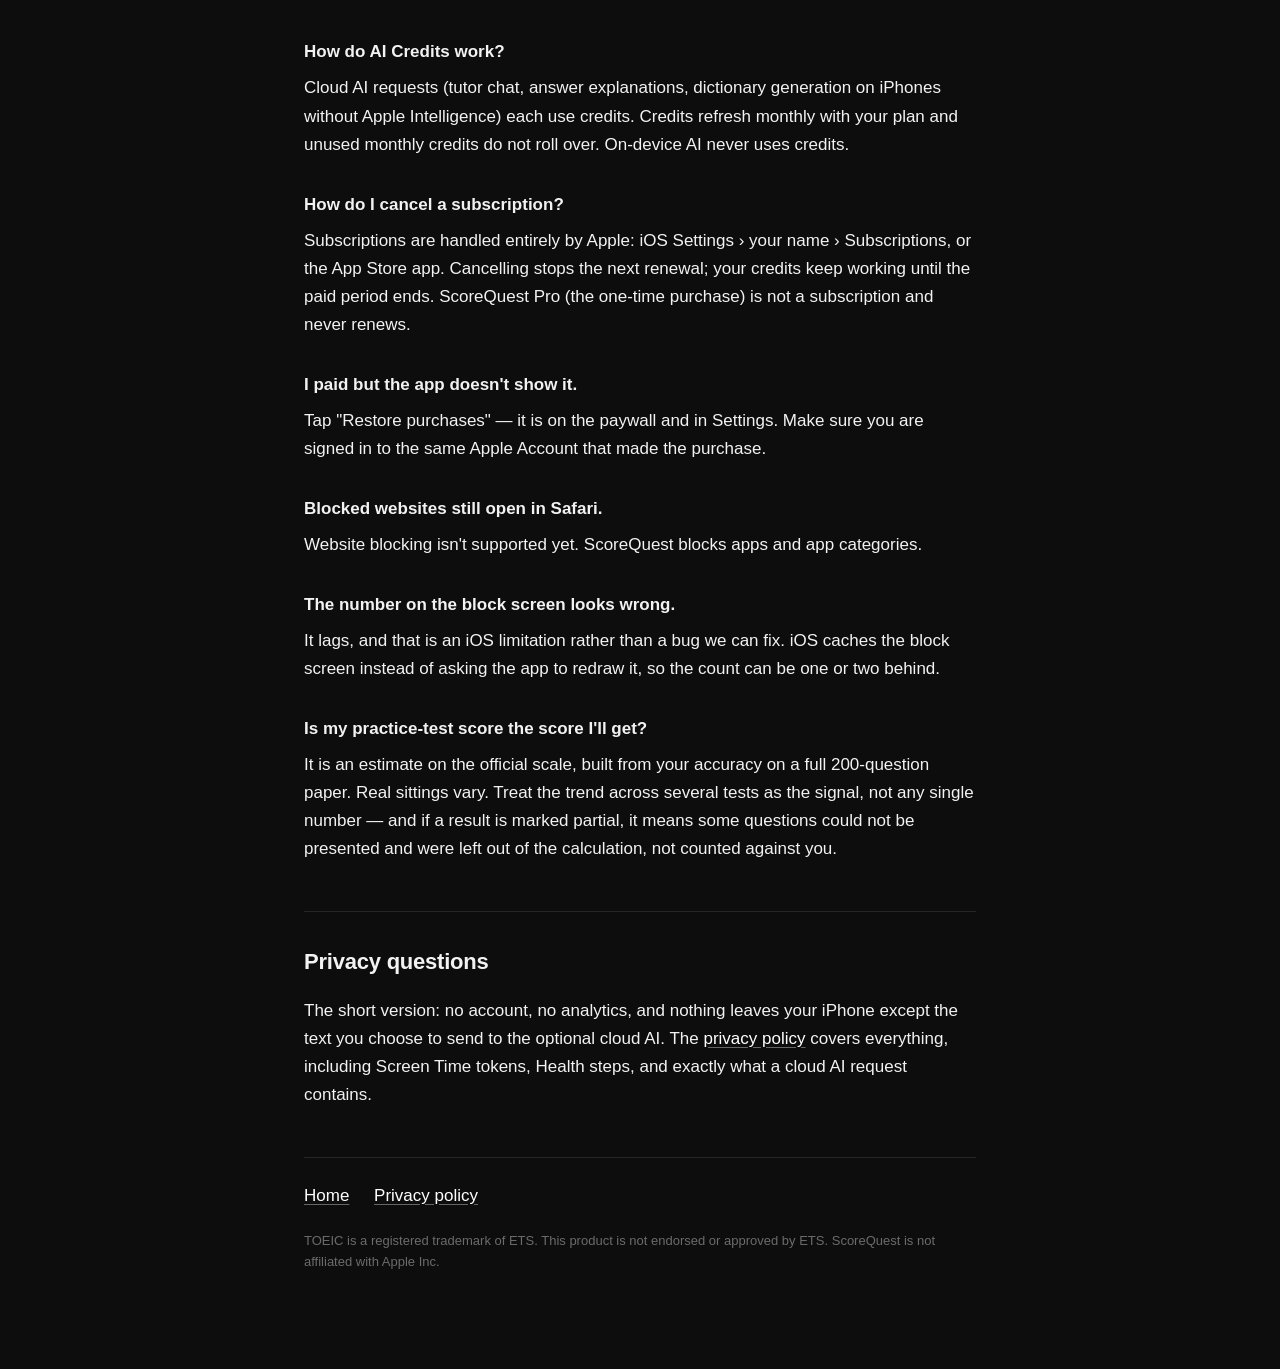
<file: support.html>
<!DOCTYPE html>
<html lang="en">
<head>
<meta charset="utf-8">
<meta name="viewport" content="width=device-width, initial-scale=1">
<title>Support — ScoreQuest</title>
<meta name="description" content="Help for ScoreQuest, the TOEIC study app with a focus layer. Contact, common questions, billing, and how to lift a block.">
<link rel="stylesheet" href="style.css">
</head>
<body>

<main>

  <header>
    <p class="eyebrow"><a href="index.html">ScoreQuest</a></p>
    <h1>Support</h1>
    <p class="tagline">Email <a href="mailto:sang89vh@icloud.com">sang89vh@icloud.com</a></p>
    <p class="updated">ScoreQuest is built by one person. Expect a reply within a few days.</p>
  </header>

  <section>
    <h2>If you need a block lifted right now</h2>
    <p>
      You are never stuck waiting on us. Two ways out, both under your control and
      neither needing our help:
    </p>
    <ul>
      <li>
        <strong>Turn off ScoreQuest's Screen Time permission</strong> in the iOS Settings
        app. Every restriction ScoreQuest applied is lifted immediately — this always
        works, no matter which strictness level a block was set to.
      </li>
      <li>
        <strong>Delete ScoreQuest.</strong> Restrictions are cleared, and nothing of yours
        remains on the device. One catch: at the Strict level, iOS itself blocks deleting
        any app while a block is active, ScoreQuest included — turn off the permission
        above first, and deleting the app works too.
      </li>
    </ul>
    <p>
      Any single block also expires on its own even if something goes wrong: every
      blocking session carries a 24-hour hard safety cap.
    </p>
  </section>

  <section>
    <h2>Common questions</h2>

    <h3>The block screen won't let me stop the session.</h3>
    <p>
      That is by design, and it depends on what kind of block it is. A scheduled block
      never has a "stop early" button inside the app, at either strictness level — the
      way through is spending minutes you have already earned to open an unlock window.
      A focus session is different: at Normal you can cancel it by pressing and holding,
      though you will not be paid for it; at Strict it cannot be stopped early at all.
      In every case the Settings route above still works.
    </p>

    <h3>I don't have enough minutes to unlock.</h3>
    <p>
      Earn more: finish a vocabulary quiz round on the Practice tab, spend time in the
      study apps you nominated, complete a focus session (Today &rsaquo; Focus
      guardrail), or walk — steps earn minutes too if you turned that on (Pro). Or wait
      for the block to end on its own, or use the Settings route above. Earning is never
      behind the paywall.
    </p>

    <h3>Where do I set my target score or exam date?</h3>
    <p>
      Settings &rsaquo; Goal. The Today plan rebuilds around the new target from the
      next day's plan onwards.
    </p>

    <h3>The AI tutor says it is unavailable on my iPhone.</h3>
    <p>
      On-device AI needs an iPhone 15 Pro or newer running iOS 26 with Apple
      Intelligence enabled. On other iPhones the same features can run through our
      cloud AI instead: you will be shown a consent screen first, and cloud requests
      use monthly AI Credits from an AI plan or the Pro allowance. Everything else in
      the app — tests, grammar coach, decks, focus — works without AI on every
      supported iPhone.
    </p>

    <h3>How do AI Credits work?</h3>
    <p>
      Cloud AI requests (tutor chat, answer explanations, dictionary generation on
      iPhones without Apple Intelligence) each use credits. Credits refresh monthly
      with your plan and unused monthly credits do not roll over. On-device AI never
      uses credits.
    </p>

    <h3>How do I cancel a subscription?</h3>
    <p>
      Subscriptions are handled entirely by Apple: iOS Settings &rsaquo; your name
      &rsaquo; Subscriptions, or the App Store app. Cancelling stops the next renewal;
      your credits keep working until the paid period ends. ScoreQuest Pro (the
      one-time purchase) is not a subscription and never renews.
    </p>

    <h3>I paid but the app doesn't show it.</h3>
    <p>
      Tap "Restore purchases" — it is on the paywall and in Settings. Make sure you are
      signed in to the same Apple Account that made the purchase.
    </p>

    <h3>Blocked websites still open in Safari.</h3>
    <p>
      Website blocking isn't supported yet. ScoreQuest blocks apps and app categories.
    </p>

    <h3>The number on the block screen looks wrong.</h3>
    <p>
      It lags, and that is an iOS limitation rather than a bug we can fix. iOS caches
      the block screen instead of asking the app to redraw it, so the count can be one
      or two behind.
    </p>

    <h3>Is my practice-test score the score I'll get?</h3>
    <p>
      It is an estimate on the official scale, built from your accuracy on a full
      200-question paper. Real sittings vary. Treat the trend across several tests as
      the signal, not any single number — and if a result is marked partial, it means
      some questions could not be presented and were left out of the calculation, not
      counted against you.
    </p>
  </section>

  <section>
    <h2>Privacy questions</h2>
    <p>
      The short version: no account, no analytics, and nothing leaves your iPhone
      except the text you choose to send to the optional cloud AI. The
      <a href="privacy.html">privacy policy</a> covers everything, including Screen
      Time tokens, Health steps, and exactly what a cloud AI request contains.
    </p>
  </section>

  <footer>
    <nav>
      <a href="index.html">Home</a>
      <a href="privacy.html">Privacy policy</a>
    </nav>
    <p class="fine">TOEIC is a registered trademark of ETS. This product is not endorsed or approved by ETS. ScoreQuest is not affiliated with Apple Inc.</p>
  </footer>

</main>

</body>
</html>
</file>
<file: style.css>
/* One stylesheet for all three pages. No build step, no dependencies. */

:root {
  --bg: #0d0d0d;
  --fg: #f2f2f2;
  --muted: #9a9a9a;
  --rule: #262626;
  --link: #ffffff;
}

* { box-sizing: border-box; }

html {
  -webkit-text-size-adjust: 100%;
}

body {
  margin: 0;
  padding: 0 24px 96px;
  background: var(--bg);
  color: var(--fg);
  font: 17px/1.65 -apple-system, BlinkMacSystemFont, "Segoe UI", Roboto, Helvetica, Arial, sans-serif;
  -webkit-font-smoothing: antialiased;
}

main {
  max-width: 42rem;
  margin: 0 auto;
}

header {
  padding: 88px 0 16px;
}

.eyebrow {
  margin: 0 0 12px;
  color: var(--muted);
  font-size: 13px;
  letter-spacing: 0.08em;
  text-transform: uppercase;
}

h1 {
  margin: 0;
  font-size: 44px;
  line-height: 1.1;
  letter-spacing: -0.02em;
  font-weight: 700;
}

.tagline {
  margin: 12px 0 0;
  font-size: 21px;
  line-height: 1.4;
  color: var(--fg);
}

.status {
  margin: 20px 0 0;
  display: inline-block;
  padding: 5px 11px;
  border: 1px solid var(--rule);
  border-radius: 999px;
  color: var(--muted);
  font-size: 13px;
}

section {
  border-top: 1px solid var(--rule);
  margin-top: 48px;
  padding-top: 32px;
}

h2 {
  margin: 0 0 16px;
  font-size: 22px;
  letter-spacing: -0.01em;
  font-weight: 650;
}

h3 {
  margin: 32px 0 8px;
  font-size: 17px;
  font-weight: 650;
}

p { margin: 0 0 16px; }
p:last-child { margin-bottom: 0; }

ul {
  margin: 0 0 16px;
  padding-left: 22px;
}

li { margin-bottom: 8px; }

strong { font-weight: 650; }

a {
  color: var(--link);
  text-decoration: underline;
  text-underline-offset: 3px;
  text-decoration-color: #666;
}

a:hover { text-decoration-color: var(--link); }

/* Honest limits — set apart, not hidden. */
.limits p { color: var(--muted); }

/* Visible to screen readers only — for the empty corner cell of the comparison
   table, which needs a name it would be noise to draw. */
.sr-only {
  position: absolute;
  width: 1px;
  height: 1px;
  overflow: hidden;
  clip: rect(0 0 0 0);
  clip-path: inset(50%);
  white-space: nowrap;
}

/* Comparison table. A real table while there is room for one; below 700px each
   row restacks into a labelled block, because three columns of prose is not
   something a 375px screen can hold. The labels come from data-col so the
   stacked version still says which side it is quoting. */
.compare table {
  width: 100%;
  border-collapse: collapse;
  margin: 0;
  font-size: 15px;
  line-height: 1.55;
}

.compare th,
.compare td {
  border-top: 1px solid var(--rule);
  padding: 13px 16px 13px 0;
  text-align: left;
  vertical-align: top;
}

.compare thead th {
  border-top: 0;
  padding-top: 0;
  color: var(--muted);
  font-size: 13px;
  font-weight: 650;
  letter-spacing: 0.04em;
  text-transform: uppercase;
}

.compare tbody th {
  width: 28%;
  font-weight: 650;
}

.compare th:last-child,
.compare td:last-child { padding-right: 0; }

/* The row the whole page turns on. Background only — deliberately NOT dimming
   the Screen Time cell. Greying out the other side in the one row that decides
   the sale is the kind of thumb-on-the-scale this page spends §9.3 arguing
   against; the bold "You." / "Someone else." carries the contrast honestly. */
.compare tr.key th,
.compare tr.key td { background: #151515; }

/* §9.3 — this has to read at full size and full contrast. A comparison that
   only ever wins is one nobody believes. */
.compare h3 { margin-top: 40px; }

@media (max-width: 700px) {
  .compare table,
  .compare tbody,
  .compare tr,
  .compare th,
  .compare td { display: block; }

  .compare thead { display: none; }

  .compare tr {
    border-top: 1px solid var(--rule);
    padding: 18px 0 6px;
  }

  .compare tbody th {
    width: auto;
    border-top: 0;
    padding: 0 0 12px;
    font-size: 17px;
  }

  .compare td {
    border-top: 0;
    padding: 0 0 14px;
  }

  .compare tr.key th,
  .compare tr.key td { background: none; }

  .compare td::before {
    content: attr(data-col);
    display: block;
    margin-bottom: 3px;
    color: var(--muted);
    font-size: 12px;
    letter-spacing: 0.06em;
    text-transform: uppercase;
  }
}

.updated {
  color: var(--muted);
  font-size: 14px;
  margin-top: 8px;
}

footer {
  border-top: 1px solid var(--rule);
  margin-top: 48px;
  padding-top: 24px;
}

footer nav a { margin-right: 20px; }

.fine {
  margin-top: 20px;
  color: #6b6b6b;
  font-size: 13px;
}

@media (max-width: 480px) {
  header { padding-top: 56px; }
  h1 { font-size: 34px; }
  .tagline { font-size: 19px; }
}
</file>
